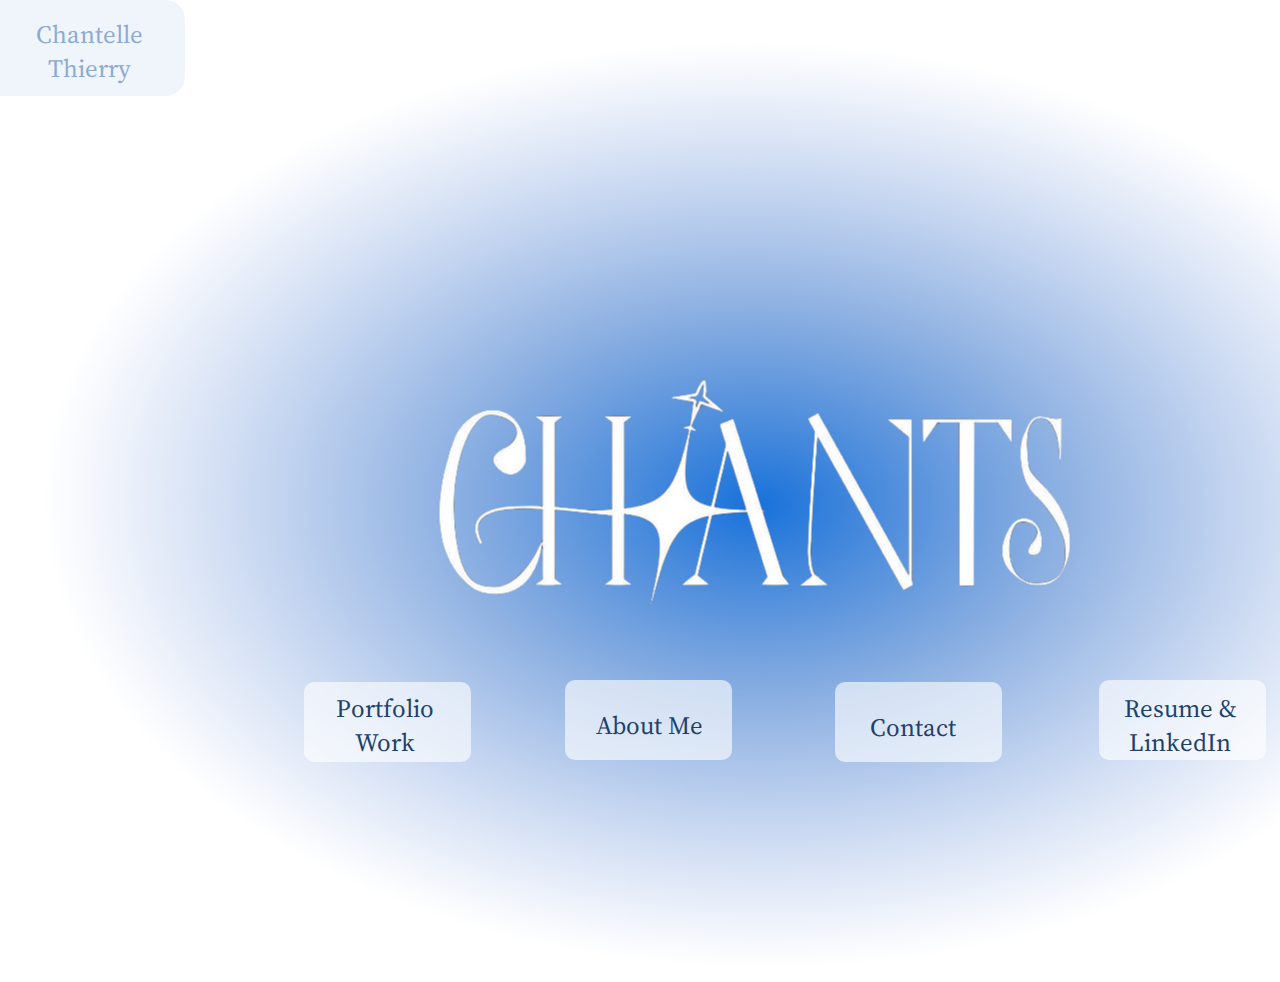
<file: index.html>
<!DOCTYPE html><html><head><meta charset="utf-8"><meta name="viewport" content="initial-scale=1, width=device-width"><link rel="stylesheet" href="about-me-page.bf67d37f.css"><link rel="stylesheet" href="index.2d2b42ed.css"><link rel="stylesheet" href="https://fonts.googleapis.com/css2?family=Source Serif Pro:wght@400&display=swap"><link rel="stylesheet" href="https://fonts.googleapis.com/css2?family=Source Serif 4:wght@400&display=swap"></head><body> <button class="home-page" data-animate-on-scroll> <img class="gradient-icon" alt src="gradient@2x.ed83080f.png"> <img class="name-logo-icon" alt src="untitled-drawing-1@2x.3d719007.png" data-animate-on-scroll> <div class="about-me" id="aboutMeContainer"> <div class="about-me-child"></div> <h2 class="about-me1" id="aboutMe">About Me</h2> </div> <div class="resume" id="resumeContainer"> <div class="resume-child"></div> <h2 class="resume-linkedin" id="resumeLinkedIn">Resume & LinkedIn</h2> </div> <div class="contact" id="contactContainer"> <div class="contact-child"></div> <h2 class="contact1" id="contact">Contact</h2> </div> <div class="portfolio" id="portfolioContainer"> <div class="resume-child"></div> <h2 class="portfolio-work" id="portfolioWork"> <p class="work">Portfolio</p> <p class="work">Work</p> </h2> </div> <div class="home-page-child"></div> <h1 class="chantelle-thierry"> <p class="work">Chantelle</p> <p class="work">Thierry</p> </h1> </button> <script>var e=document.getElementById("aboutMe");e&&e.addEventListener("click",function(e){window.location.href="./about-me-page.html"});var t=document.getElementById("aboutMeContainer");t&&t.addEventListener("click",function(e){window.location.href="./about-me-page.html"});var n=document.getElementById("resumeLinkedIn");n&&n.addEventListener("click",function(e){window.location.href="./resume-page.html"});var o=document.getElementById("resumeContainer");o&&o.addEventListener("click",function(e){window.location.href="./resume-page.html"});var i=document.getElementById("contact");i&&i.addEventListener("click",function(e){window.location.href="./contact-page.html"});var a=document.getElementById("contactContainer");a&&a.addEventListener("click",function(e){window.location.href="./contact-page.html"});var c=document.getElementById("portfolioWork");c&&c.addEventListener("click",function(e){window.location.href="./porfolio-page.html"});var r=document.getElementById("portfolioContainer");r&&r.addEventListener("click",function(e){window.location.href="./porfolio-page.html"});var l=document.querySelectorAll("[data-animate-on-scroll]"),d=new IntersectionObserver(e=>{for(let t of e)if(t.isIntersecting||t.intersectionRatio>0){let e=t.target;e.classList.add("animate"),d.unobserve(e)}},{threshold:.15});for(let e=0;e<l.length;e++)d.observe(l[e]);</script> </body></html>
</file>
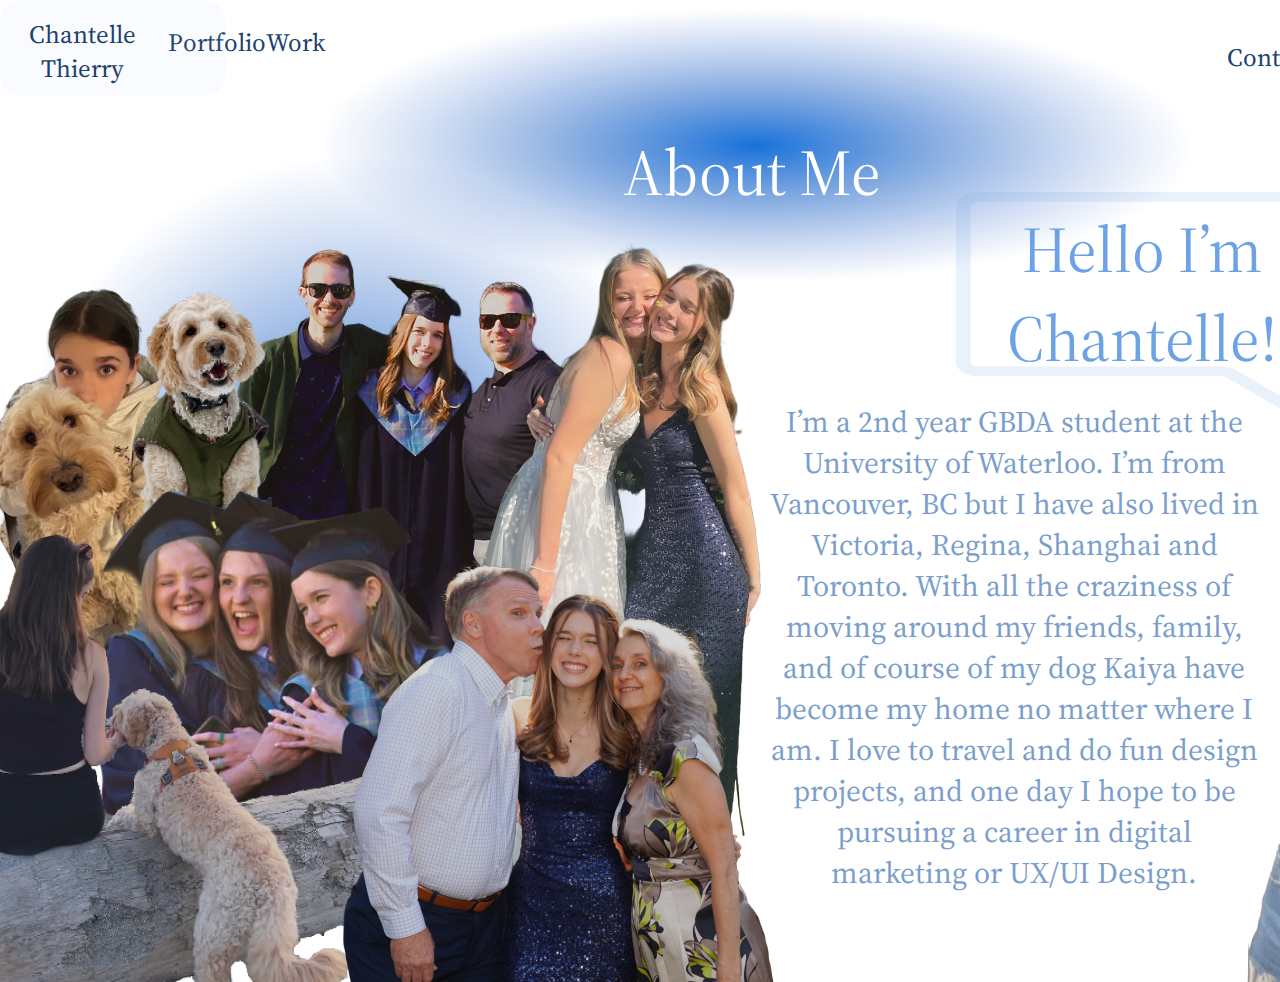
<file: about-me-page.html>
<!DOCTYPE html><html><head><meta charset="utf-8"><meta name="viewport" content="initial-scale=1, width=device-width"><link rel="stylesheet" href="about-me-page.bf67d37f.css"><link rel="stylesheet" href="about-me-page.30760ce2.css"><link rel="stylesheet" href="https://fonts.googleapis.com/css2?family=Source Serif Pro:wght@400&display=swap"><link rel="stylesheet" href="https://fonts.googleapis.com/css2?family=Source Serif 4:wght@400&display=swap"></head><body> <div class="about-me-page"> <div class="frame"> <img class="right-gradient-icon" alt src="right-gradient@2x.4e73b406.png"> </div> <div class="frame1"> <div class="frame2"> <div class="left-gradient"> <img class="left-gradient-icon" alt src="left-gradient@2x.85a4bfc0.png"> </div> </div> <div class="frame3"> <div class="image-collage"> <img class="me-image-icon" alt src="me-image@2x.fa73915b.png"> <div class="frame4"> <img class="kelt-and-da" alt src="kelt-and-da.21c22789.svg"> <img class="me-and-kaiya" alt src="me-and-kaiya@2x.6dfe39d1.png"> <img class="chels-and-me" alt src="chels-and-me@2x.59bf1871.png"> <img class="kaiya-single-icon" alt src="kaiya-single@2x.b36a68a8.png"> <img class="chels-and-tia-grad" alt src="chels-and-tia-grad@2x.c7117be6.png"> <img class="kaiya-me-beach" alt src="kaiya-me-beach@2x.745c8828.png"> <img class="mom-and-dad" alt src="mom-and-dad@2x.19f81653.png"> </div> </div> </div> <div class="frame5"> <div class="top-bar1"> <h2 class="resume-linkedin2" id="resumeLinkedIn"> Resume & LinkedIn </h2> <h2 class="contact3" id="contact">Contact</h2> <h2 class="portfolio-work1" id="portfolioWork"> <p class="portfolio4">Portfolio</p> <p class="portfolio4">Work</p> </h2> <div class="rectangle-group" id="groupContainer"> <img class="group-item" alt src="rectangle-8@2x.2bcc8835.png"> <h1 class="chantelle-thierry2"> <p class="portfolio4">Chantelle</p> <p class="portfolio4">Thierry</p> </h1> </div> </div> </div> <img class="top-gradient-icon" alt src="top-gradient@2x.c41288bf.png"> <div class="text"> <p class="im-a-2nd"> I’m a 2nd year GBDA student at the University of Waterloo. I’m from Vancouver, BC but I have also lived in Victoria, Regina, Shanghai and Toronto. With all the craziness of moving around my friends, family, and of course of my dog Kaiya have become my home no matter where I am. I love to travel and do fun design projects, and one day I hope to be pursuing a career in digital marketing or UX/UI Design. </p> </div> <div class="frame6"> <div class="chat-bubble"> <h4 class="hello-im-chantelle">Hello I’m Chantelle!</h4> <img class="vector-icon" alt src="vector%20chat%20bubble.6cb08bfa.svg"> </div> </div> <h1 class="about-me3">About Me</h1> </div> </div> <script>var e=document.getElementById("resumeLinkedIn");e&&e.addEventListener("click",function(e){window.location.href="./resume-page.html"});var n=document.getElementById("contact");n&&n.addEventListener("click",function(e){window.location.href="./contact-page.html"});var t=document.getElementById("portfolioWork");t&&t.addEventListener("click",function(e){window.location.href="./porfolio-page.html"});var o=document.getElementById("groupContainer");o&&o.addEventListener("click",function(e){window.location.href="./home-page.html"});</script> </body></html>
</file>
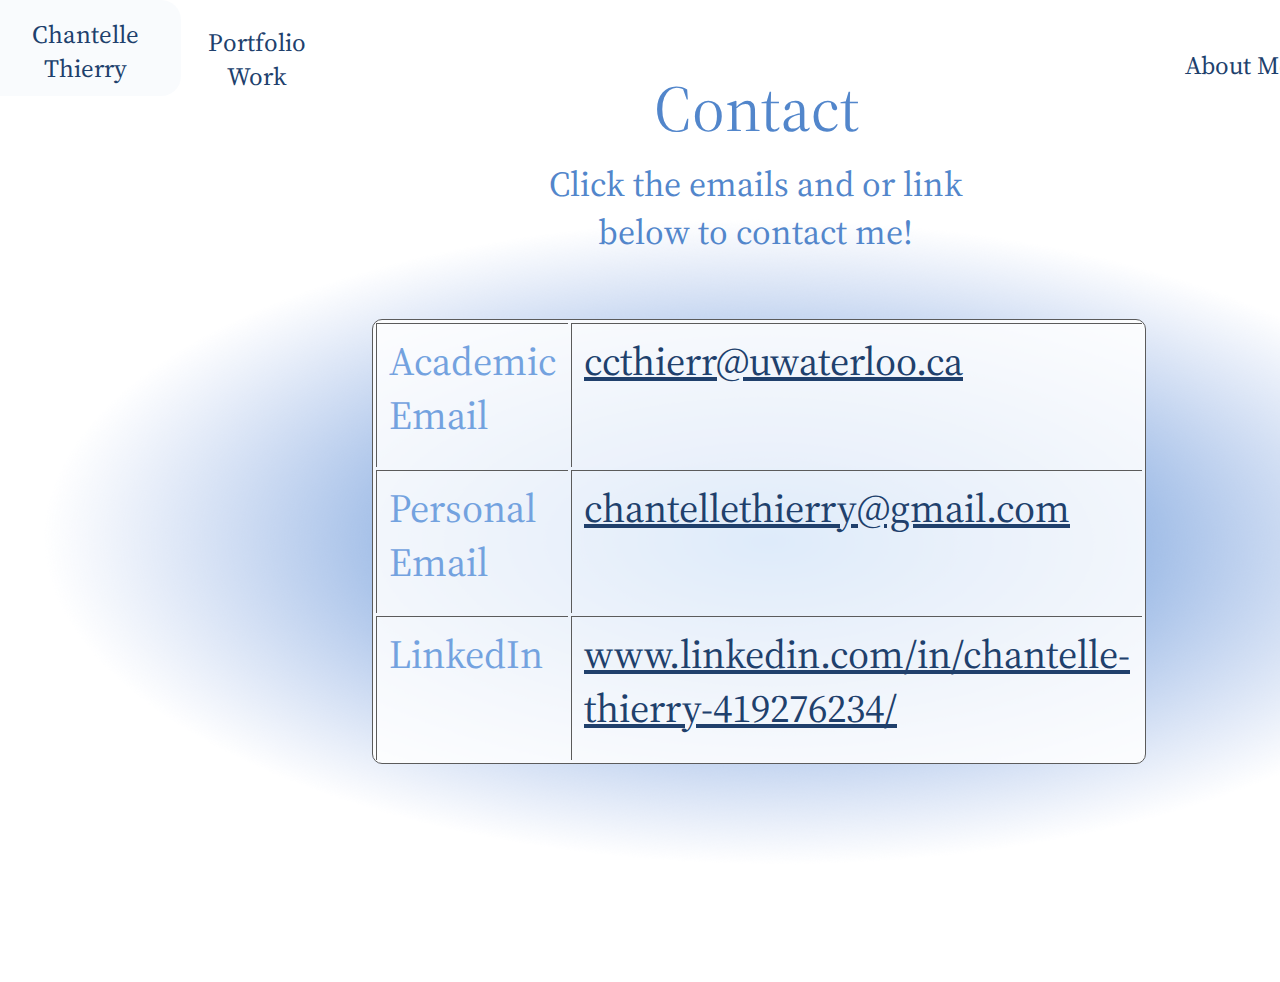
<file: contact-page.html>
<!DOCTYPE html><html><head><meta charset="utf-8"><meta name="viewport" content="initial-scale=1, width=device-width"><link rel="stylesheet" href="about-me-page.bf67d37f.css"><link rel="stylesheet" href="contact-page.d486973c.css"><link rel="stylesheet" href="https://fonts.googleapis.com/css2?family=Source Serif Pro:wght@400&display=swap"><link rel="stylesheet" href="https://fonts.googleapis.com/css2?family=Source Serif 4:wght@400&display=swap"></head><body> <div class="contact-page"> <img class="gradient-icon2" alt src="gradient2@2x.e6ba1b8f.png"> <div class="top-bar2"> <h2 class="resume-linkedin3" id="resumeLinkedin">Resume & Linkedin</h2> <h2 class="portfolio-work2" id="portfolioWork"> <p class="academic">Portfolio</p> <p class="academic">Work</p> </h2> <div class="back-home" id="backHomeContainer"> <div class="back-home-child"></div> <h3 class="chantelle-thierry3"> <p class="academic">Chantelle</p> <p class="academic">Thierry</p> </h3> </div> <h2 class="about-me4" id="aboutMe">About Me</h2> </div> <div class="contact-table"> <table class="table"> <tbody> <tr class="tr"> <td class="td"> <div class="cell"> <div class="content"> <div class="text1"> <p class="academic">Academic</p> <p class="academic">Email</p> </div> </div> </div> </td> <td class="td1"> <div class="cell"> <div class="content"> <a class="text2" href="mailto:ccthierr@uwaterloo.ca">ccthierr@uwaterloo.ca</a> </div> </div> </td> </tr> <tr class="tr"> <td class="td"> <div class="cell2"> <div class="content"> <div class="text1"> <p class="academic">Personal</p> <p class="academic">Email</p> </div> </div> </div> </td> <td class="td1"> <div class="cell2"> <div class="content"> <a class="text2" href="mailto:chantellethierry22@gmail.com">chantellethierry@gmail.com</a> </div> </div> </td> </tr> <tr class="tr"> <td class="td4"> <div class="cell2"> <div class="content"> <div class="text1">LinkedIn</div> </div> </div> </td> <td class="td5"> <div class="cell2"> <div class="content"> <a class="text2" href="https://www.linkedin.com/in/chantelle-thierry-419276234/">www.linkedin.com/in/chantelle-thierry-419276234/</a> </div> </div> </td> </tr> </tbody> </table> </div> <h1 class="contact4">Contact</h1> <h4 class="click-the-emails"> Click the emails and or link below to contact me! </h4> </div> <script>var e=document.getElementById("resumeLinkedin");e&&e.addEventListener("click",function(e){window.location.href="./resume-page.html"});var n=document.getElementById("portfolioWork");n&&n.addEventListener("click",function(e){window.location.href="./porfolio-page.html"});var t=document.getElementById("backHomeContainer");t&&t.addEventListener("click",function(e){window.location.href="./home-page.html"});var o=document.getElementById("aboutMe");o&&o.addEventListener("click",function(e){window.location.href="./about-me-page.html"});</script> </body></html>
</file>
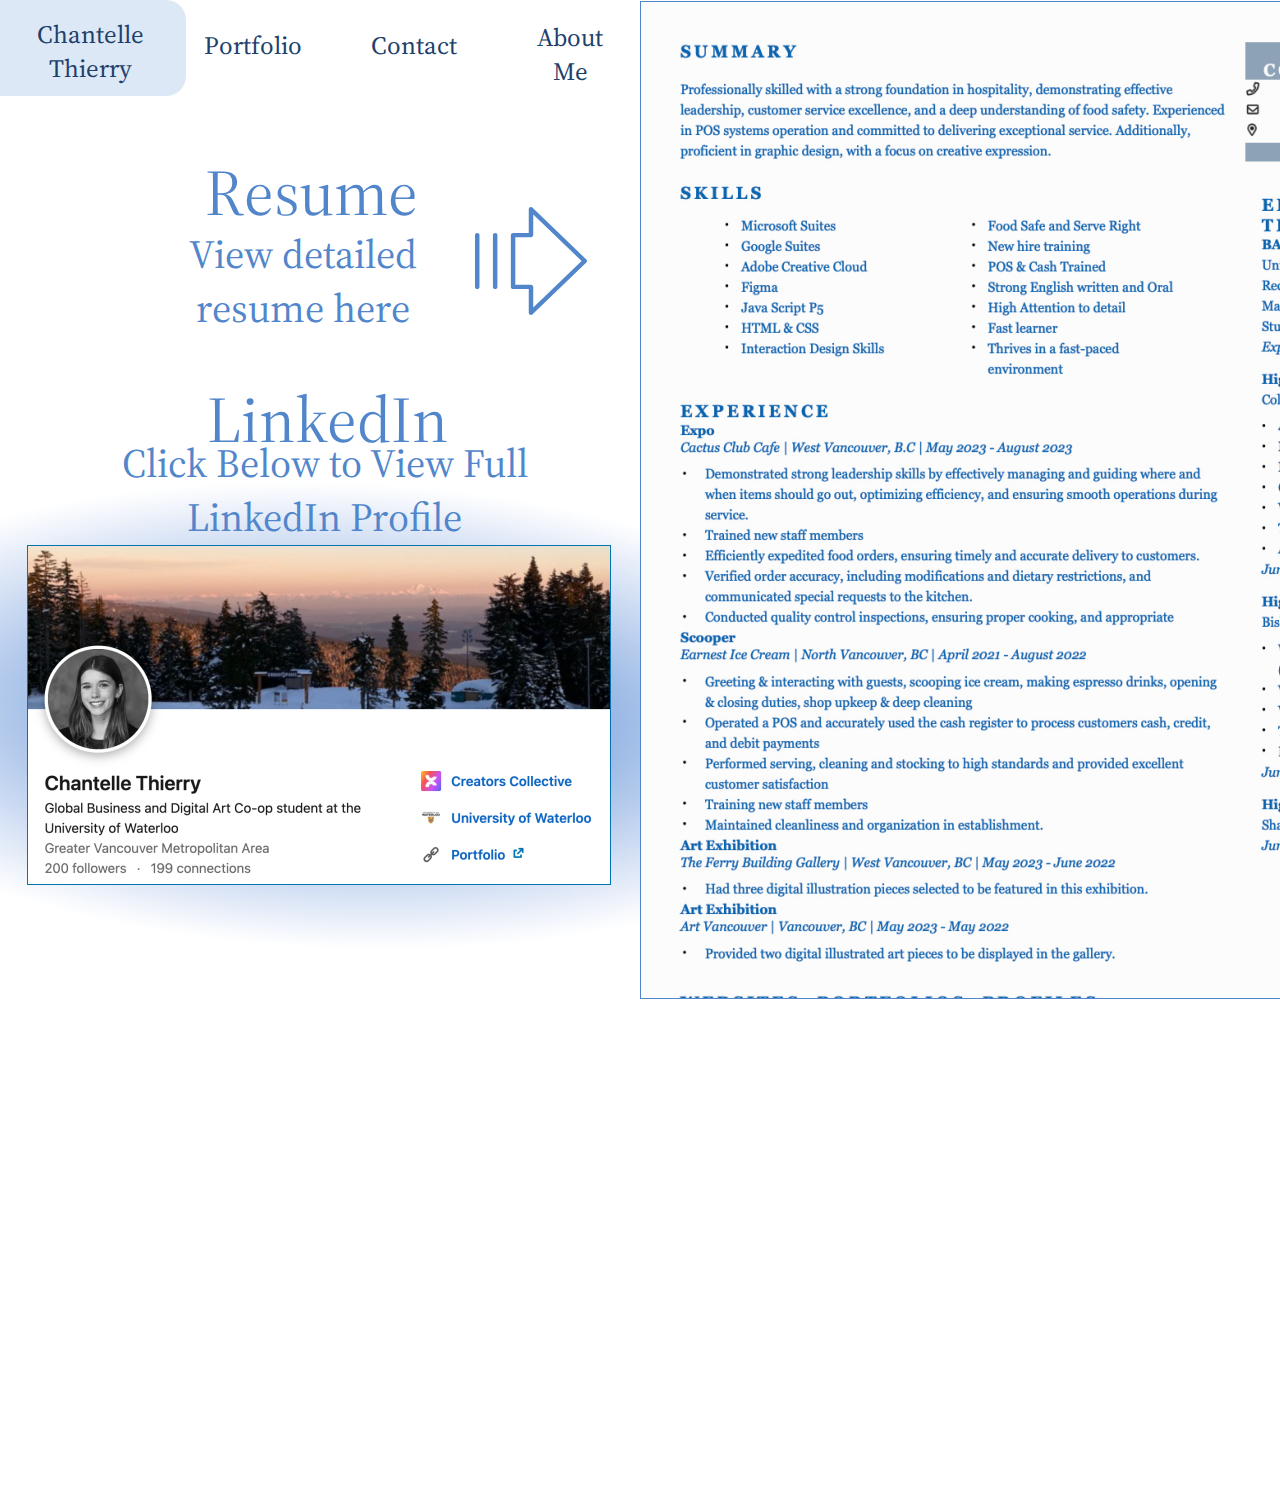
<file: resume-page.html>
<!DOCTYPE html><html><head><meta charset="utf-8"><meta name="viewport" content="initial-scale=1, width=device-width"><link rel="stylesheet" href="about-me-page.bf67d37f.css"><link rel="stylesheet" href="resume-page.41253995.css"><link rel="stylesheet" href="https://fonts.googleapis.com/css2?family=Source Serif Pro:wght@400&display=swap"><link rel="stylesheet" href="https://fonts.googleapis.com/css2?family=Source Serif 4:wght@400&display=swap"></head><body> <a class="resume-page" href="https://www.linkedin.com/in/chantelle-thierry-419276234/" target="_blank"> <div class="gradient"></div> <img class="gradient-icon3" alt src="gradient3@2x.7b00e074.png"> <div class="resume1"> <img class="resume-icon" alt src="resume@2x.9c68a808.png"> </div> <div class="top-bar3"> <img class="linkedin-profile-icon" alt src="linkedin-profile@2x.04345001.png" id="linkedInProfileImage"> <div class="linkedin-link"></div> <div class="top-bar4"> <h2 class="about-me5" id="aboutMe"> <p class="about">About</p> <p class="about">Me</p> </h2> <h2 class="contact5" id="contact">Contact</h2> <h2 class="portfolio6" id="portfolio">Portfolio</h2> <div class="top-bar-child" id="rectangle"></div> <h3 class="chantelle-thierry4" id="chantelleThierry"> <p class="about">Chantelle</p> <p class="about">Thierry</p> </h3> </div> </div> <div class="resume2"> <h1 class="resume3"> <p class="about">Resume</p> <p class="about"></p> </h1> </div> <div class="view-linked"> <h2 class="click-below-to"> Click Below to View Full LinkedIn Profile </h2> </div> <div class="frame7"> <img class="vector-icon1" alt src="vector%20arrow.2b1ad783.svg"> </div> <div class="view-resu"> <h2 class="view-detailed-resume">View detailed resume here</h2> </div> <div class="linkedin-text"> <h1 class="linkedin">LinkedIn</h1> </div> </a> <script>var e=document.getElementById("linkedInProfileImage");e&&e.addEventListener("click",function(){window.open("https://www.linkedin.com/in/chantelle-thierry-419276234/")});var t=document.getElementById("aboutMe");t&&t.addEventListener("click",function(e){window.location.href="./about-me-page.html"});var n=document.getElementById("contact");n&&n.addEventListener("click",function(e){window.location.href="./contact-page.html"});var o=document.getElementById("portfolio");o&&o.addEventListener("click",function(e){window.location.href="./porfolio-page.html"});var i=document.getElementById("rectangle");i&&i.addEventListener("click",function(e){window.location.href="./home-page.html"});var c=document.getElementById("chantelleThierry");c&&c.addEventListener("click",function(e){window.location.href="./home-page.html"});</script> </body></html>
</file>
<file: about-me-page.bf67d37f.css>
body{margin:0;line-height:normal}:root{--font-source-serif-pro:"Source Serif Pro";--font-source-serif-4:"Source Serif 4";--font-size-6xl:25px;--font-size-21xl:40px;--font-size-46xl:65px;--color-white:#fff;--color-lightsteelblue-100:#99b8e50f;--color-darkslateblue:#20406c;--color-gray-100:#ffffff0d;--color-gray-200:#fff0;--color-gray-300:#ffffff9e;--color-steelblue-100:#73a2df;--color-steelblue-200:#5286cb;--color-steelblue-300:#406594;--color-lightskyblue:#84abdc;--color-dimgray:#5b5b5b;--gap-0:0px;--padding-3xs:10px;--padding-xs:12px;--br-xl:20px;--br-3xs:10px}
/*# sourceMappingURL=about-me-page.bf67d37f.css.map */
</file>
<file: index.2d2b42ed.css>
@keyframes wobble-hor-bottom{0%,to{transform-origin:50%;transform:translate(0)}15%{transform:translate(-30px)rotate(-6deg)}30%{transform:translate(15px)rotate(6deg)}45%{transform:translate(-15px)rotate(-3.6deg)}60%{transform:translate(9px)rotate(2.4deg)}75%{transform:translate(-6px)rotate(-1.2deg)}}@keyframes fade-in{0%{opacity:0}to{opacity:1}}.gradient-icon,.name-logo-icon{object-fit:cover;position:absolute}.gradient-icon{width:1512px;height:982px;top:14px;left:0}.name-logo-icon{top:174px;left:303px}.name-logo-icon,.name-logo-icon:hover{width:960px;height:720px;display:flex}.name-logo-icon,.name-logo-icon:active{opacity:1;animation:1s infinite reverse wobble-hor-bottom}.about-me-child{border-radius:var(--br-3xs);background-color:var(--color-gray-300);width:167px;height:80px;position:absolute;top:0;left:2px}.about-me1{font-size:var(--font-size-6xl);font-weight:400;font-family:var(--font-source-serif-pro);text-align:center;cursor:pointer;width:172px;height:62px;margin:0;display:inline-block;position:absolute;top:28px;left:0}.about-me1,.about-me1:active,.about-me1:disabled{color:var(--color-darkslateblue)}.about-me{cursor:pointer;width:172px;height:90px;position:absolute;top:680px;left:563px}.resume-child{border-radius:var(--br-3xs);background-color:var(--color-gray-300);width:167px;height:80px;position:absolute;top:0;left:5px}.resume-linkedin{font-size:var(--font-size-6xl);font-weight:400;font-family:var(--font-source-serif-pro);text-align:center;cursor:pointer;width:172px;height:62px;margin:0;display:inline-block;position:absolute;top:11px;left:0}.resume-linkedin,.resume-linkedin:active,.resume-linkedin:disabled{color:var(--color-darkslateblue)}.contact-child,.resume{height:80px;position:absolute}.resume{cursor:pointer;width:172px;top:680px;left:1094px}.contact-child{border-radius:var(--br-3xs);background-color:var(--color-gray-300);width:167px;top:0;left:8px}.contact1{font-size:var(--font-size-6xl);font-weight:400;font-family:var(--font-source-serif-pro);text-align:center;cursor:pointer;width:172px;height:62px;margin:0;display:inline-block;position:absolute;top:28px;left:0}.contact1,.contact1:active,.contact1:disabled{color:var(--color-darkslateblue)}.contact{cursor:pointer;width:175px;height:90px;position:absolute;top:682px;left:827px}.work{margin:0}.portfolio,.portfolio-work{cursor:pointer;width:172px;position:absolute}.portfolio-work{font-size:var(--font-size-6xl);font-weight:400;font-family:var(--font-source-serif-pro);text-align:center;height:62px;margin:0;display:inline-block;top:9px;left:0}.portfolio-work,.portfolio-work:active{color:var(--color-darkslateblue)}.portfolio{height:80px;top:682px;left:299px}.home-page-child{border-radius:var(--br-xl);background-color:#99b8e526;width:225px;height:96px;position:absolute;top:0;left:-40px}.chantelle-thierry{font-size:var(--font-size-6xl);font-weight:400;font-family:var(--font-source-serif-pro);color:#8daad0;text-align:center;width:154px;height:62px;margin:0;display:inline-block;position:absolute;top:17px;left:12px}.home-page{cursor:pointer;border:0;padding:0;position:relative;overflow:hidden}.home-page,.home-page.animate,.home-page:hover{animation:1s forwards fade-in}.home-page,.home-page:hover{background-color:var(--color-white);gap:var(--gap-0);opacity:1;width:1512px;height:982px;display:flex}@media screen and (width<=1200px){.name-logo-icon{opacity:0}.name-logo-icon.animate{animation:1s forwards fade-in}@keyframes fade-in{0%{opacity:0}to{opacity:1}}.about-me1:hover{color:var(--color-steelblue-300)}}
/*# sourceMappingURL=index.2d2b42ed.css.map */
</file>
<file: about-me-page.30760ce2.css>
@keyframes wobble-hor-bottom{0%,to{transform-origin:50%;transform:translate(0)}15%{transform:translate(-30px)rotate(-6deg)}30%{transform:translate(15px)rotate(6deg)}45%{transform:translate(-15px)rotate(-3.6deg)}60%{transform:translate(9px)rotate(2.4deg)}75%{transform:translate(-6px)rotate(-1.2deg)}}.frame,.right-gradient-icon{width:807.7px;position:absolute;overflow:hidden}.right-gradient-icon{object-fit:cover;height:1627.3px;top:434.4px;left:0}.frame{height:1850.7px;top:-434.4px;left:1016px}.left-gradient-icon{object-fit:cover;width:689.9px;height:982px;position:absolute;top:118.1px;left:463px}.frame2,.left-gradient{width:1152.9px;height:1257.4px;position:absolute;top:39.3px;left:0;overflow:hidden}.frame2{height:1296.8px;top:0}.me-image-icon{object-fit:cover;width:373px;height:634px;position:absolute;top:150px;left:1514px}.kelt-and-da{width:453px;height:603px;position:absolute;top:6px;left:485px}.chels-and-me,.kaiya-single-icon,.me-and-kaiya{object-fit:cover;width:269px;height:460px;position:absolute;top:6px;left:315px}.chels-and-me,.kaiya-single-icon{width:466px;height:725px;top:0;left:705px}.kaiya-single-icon{width:465px;height:420px;top:2px;left:338px}.chels-and-tia-grad,.kaiya-me-beach,.mom-and-dad{object-fit:cover;width:610px;height:488px;position:absolute;top:223px;left:315px}.kaiya-me-beach,.mom-and-dad{width:761px;height:589px;top:210px}.mom-and-dad{width:760px;height:477px;top:322px;left:513px}.frame3,.frame4,.image-collage{height:930px;position:absolute;left:0}.frame4{width:1273px;top:0;overflow:hidden}.frame3,.image-collage{width:1887px;top:332px}.frame3{height:1262px;top:39.4px;left:148px;overflow:hidden}.contact3,.resume-linkedin2{font-size:inherit;cursor:pointer;width:172px;height:62px;margin:0;font-family:inherit;font-weight:400;display:inline-block;position:absolute;top:33px;left:1375px}.contact3:active,.resume-linkedin2:active{color:var(--color-darkslateblue)}.contact3{width:98px;height:34px;top:40px;left:1268px}.contact3:disabled{color:var(--color-darkslateblue)}.portfolio4{margin:0}.portfolio-work1{font-size:inherit;cursor:pointer;width:172px;height:62px;margin:0;font-family:inherit;font-weight:400;display:flex;position:absolute;top:25px;left:215px}.portfolio-work1:hover{font-family:var(--font-source-serif-pro);font-size:var(--font-size-6xl);text-align:center;color:var(--color-steelblue-100);width:172px;height:62px;display:flex}.chantelle-thierry2:active,.portfolio-work1:active{color:var(--color-darkslateblue)}.group-item{border-radius:var(--br-xl);object-fit:cover;width:225px;height:96px;position:absolute;top:0;left:47px}.chantelle-thierry2{font-size:inherit;width:154px;height:62px;margin:0;font-family:inherit;font-weight:400;display:inline-block;position:absolute;top:17px;left:52px}.chantelle-thierry2:disabled{color:var(--color-darkslateblue)}.rectangle-group,.top-bar1{position:absolute;top:0;left:0}.rectangle-group{cursor:pointer;width:225px;height:96px}.top-bar1{width:1517px;height:149px}.frame5,.top-gradient-icon{position:absolute;top:157.4px;overflow:hidden}.frame5{font-size:var(--font-size-6xl);width:1517px;height:982px;left:416px}.top-gradient-icon{object-fit:cover;width:931px;height:1180px;left:753px}.im-a-2nd,.text{width:496px;position:absolute}.im-a-2nd{height:500px;margin:0;display:inline-block;top:320px;left:0}.text{color:#7a9ecb;font-size:30px;font-family:var(--font-source-serif-4);height:820px;top:238.4px;left:1229px;overflow:hidden}.hello-im-chantelle{font-size:inherit;width:316px;height:95px;margin:0;font-family:inherit;font-weight:400;display:inline-block;position:absolute;top:13px;left:28px}.vector-icon{width:100%;max-width:100%;height:100%;max-height:100%;position:absolute;inset:0;overflow:hidden}.chat-bubble,.frame6{width:365px;position:absolute}.chat-bubble{height:223px;top:0;left:0}.chat-bubble,.chat-bubble:active{opacity:1;animation:1s infinite wobble-hor-bottom}.frame6{color:#6da3e6;height:598px;top:349.4px;left:1419px;overflow:hidden}.about-me3{font-size:inherit;color:var(--color-white);width:397px;height:124px;margin:0;font-family:inherit;font-weight:400;display:inline-block;position:absolute;top:285.4px;left:1016px}.frame1{width:2033px;height:1296.8px;position:absolute;top:-157.4px;left:-463px;overflow:hidden}.about-me-page{background-color:var(--color-white);text-align:center;font-size:var(--font-size-46xl);color:var(--color-darkslateblue);font-family:var(--font-source-serif-pro);width:100%;height:982px;position:relative;overflow:hidden}
/*# sourceMappingURL=about-me-page.30760ce2.css.map */
</file>
<file: contact-page.d486973c.css>
.gradient-icon2{object-fit:cover;width:1538px;height:684px;position:absolute;top:200px;left:0}.resume-linkedin3{font-size:inherit;cursor:pointer;width:172px;height:62px;margin:0;font-family:inherit;font-weight:400;display:inline-block;position:absolute;top:33px;left:1345px}.resume-linkedin3:active,.resume-linkedin3:disabled{color:var(--color-darkslateblue)}.portfolio-work2{font-size:inherit;cursor:pointer;width:172px;height:62px;margin:0;font-family:inherit;font-weight:400;display:inline-block;position:absolute;top:25px;left:215px}.portfolio-work2:active,.portfolio-work2:disabled{color:var(--color-darkslateblue)}.back-home-child{border-radius:var(--br-xl);background-color:var(--color-lightsteelblue-100);width:225px;height:96px;position:absolute;top:0;left:0}.chantelle-thierry3{font-size:inherit;width:154px;height:62px;margin:0;font-family:inherit;font-weight:400;display:inline-block;position:absolute;top:17px;left:52px}.chantelle-thierry3:active,.chantelle-thierry3:disabled{color:var(--color-darkslateblue)}.about-me4,.back-home{cursor:pointer;width:225px;height:96px;position:absolute;top:0;left:0}.about-me4{font-size:inherit;width:172px;height:62px;margin:0;font-family:inherit;font-weight:400;display:inline-block;top:48px;left:1196px}.about-me4:active,.about-me4:disabled{color:var(--color-darkslateblue)}.top-bar2{color:var(--color-darkslateblue);width:1517px;height:110px;position:absolute;top:0;left:-44px}.academic{margin:0}.text1{font-size:var(--font-size-21xl);font-family:var(--font-source-serif-4);color:var(--color-steelblue-100);text-align:left;flex:1;position:relative}.cell,.content{justify-content:flex-start;align-items:flex-start;display:flex}.content{padding:var(--padding-3xs)var(--padding-xs);flex-direction:row;align-self:stretch;overflow:hidden}.cell{background-color:var(--color-gray-100);border-top:1px solid var(--color-dimgray);border-left:1px solid var(--color-dimgray);box-sizing:border-box;flex-direction:column;width:100%;height:100%}.td{padding-bottom:0;padding-right:0}.td,.td1,.text2{position:relative}.text2{font-size:var(--font-size-21xl);font-family:var(--font-source-serif-4);text-align:left;flex:1;text-decoration:underline}.text2,.text2:active{color:var(--color-darkslateblue)}.td1{padding-bottom:0}.cell2,.tr{background-color:var(--color-gray-200)}.cell2{border-top:1px solid var(--color-dimgray);border-left:1px solid var(--color-dimgray);box-sizing:border-box;flex-direction:column;justify-content:flex-start;align-items:flex-start;width:100%;height:100%;display:flex}.td4{padding-right:0}.td4,.td5{position:relative}.table{border-radius:var(--br-3xs);border:1px solid var(--color-dimgray);box-sizing:border-box;background-color:#ffffffdb;width:769px;height:445px;position:absolute;top:48px;left:218px;overflow:hidden}.contact-table{width:998px;height:542px;position:absolute;top:271px;left:154px}.click-the-emails,.contact4{margin:0;font-weight:400;display:inline-block;position:absolute}.contact4{font-size:var(--font-size-46xl);width:344px;height:107px;font-family:inherit;top:64px;left:584px}.click-the-emails{font-size:35px;font-family:var(--font-source-serif-4);width:467px;height:56px;top:160px;left:522px}.contact-page{background-color:var(--color-white);text-align:center;font-size:var(--font-size-6xl);color:var(--color-steelblue-200);font-family:var(--font-source-serif-pro);width:100%;height:982px;position:relative;overflow:hidden}@media screen and (width<=1200px){.about-me4:hover{color:var(--color-steelblue-300)}}
/*# sourceMappingURL=contact-page.d486973c.css.map */
</file>
<file: resume-page.41253995.css>
.gradient{width:1631.5px;height:1240.7px;position:absolute;top:256px;left:-563.6px}.gradient-icon3,.resume-icon{object-fit:cover;width:679px;height:533px;position:absolute;top:449px;left:0}.resume-icon{width:876px;height:998px;top:203px}.resume1{width:932px;height:1422px;position:absolute;top:-202px;left:640px;overflow:hidden}.linkedin-profile-icon{object-fit:cover;cursor:pointer;width:584px;height:340px;position:absolute;top:545px;left:66px}.linkedin-link{background-color:#0000;width:559px;height:317px;position:absolute;top:561px;left:87px}.about{margin:0}.about-me5,.contact5{font-size:inherit;cursor:pointer;width:172px;height:62px;margin:0;font-family:inherit;font-weight:400;display:inline-block;position:absolute;top:20px;left:523px}.about-me5:active{color:var(--color-darkslateblue)}.contact5{top:28px;left:367px}.contact5:active{color:#3f6bbc}.contact5:disabled{color:var(--color-darkslateblue)}.portfolio6{font-size:inherit;cursor:pointer;width:172px;height:62px;margin:0;font-family:inherit;font-weight:400;display:inline-block;position:absolute;top:28px;left:206px}.portfolio6:active,.portfolio6:disabled{color:var(--color-darkslateblue)}.top-bar-child{border-radius:var(--br-xl);cursor:pointer;background-color:#99b8e554;width:225px;height:96px;position:absolute;top:0;left:0}.chantelle-thierry4{font-size:inherit;cursor:pointer;width:154px;height:62px;margin:0;font-family:inherit;font-weight:400;display:inline-block;position:absolute;top:17px;left:52px}.chantelle-thierry4:active,.chantelle-thierry4:disabled{color:var(--color-darkslateblue)}.top-bar3,.top-bar4{width:695px;height:96px;position:absolute;top:0;left:0}.top-bar3{font-size:var(--font-size-6xl);color:var(--color-darkslateblue);height:982px;left:-39px;overflow:hidden}.resume2,.resume3{width:1091px;position:absolute}.resume3{font-size:inherit;margin:0;font-family:inherit;font-weight:400;display:inline-block;top:0;left:0}.resume2{height:686px;top:148px;left:-234px;overflow:hidden}.click-below-to{font-size:inherit;width:467px;height:144px;margin:0;font-family:inherit;font-weight:400;display:inline-block;position:absolute;top:128px;left:12px}.view-linked{font-size:var(--font-size-21xl);font-family:var(--font-source-serif-4);width:479px;height:282px;top:308px;left:79px}.frame7,.vector-icon1,.view-linked{position:absolute;overflow:hidden}.vector-icon1{width:100%;max-width:100%;height:19.01%;max-height:100%;inset:0 0 80.99%}.frame7{width:112px;height:568px;top:207px;left:475px}.view-detailed-resume{font-size:inherit;width:344px;height:144px;margin:0;font-family:inherit;font-weight:400;display:inline-block;position:absolute;top:0;left:0}.view-resu{font-size:var(--font-size-21xl);font-family:var(--font-source-serif-4);width:344px;height:528px;position:absolute;top:227px;left:131px;overflow:hidden}.linkedin,.linkedin-text{width:1091px;position:absolute}.linkedin{font-size:inherit;margin:0;font-family:inherit;font-weight:400;display:inline-block;top:-18px;left:0}.linkedin-text{height:152px;top:393px;left:-218px;overflow:hidden}.resume-page{background-color:var(--color-white);text-align:center;font-size:var(--font-size-46xl);color:var(--color-steelblue-200);font-family:var(--font-source-serif-pro);width:100%;height:982px;text-decoration:none;position:relative;overflow:hidden}
/*# sourceMappingURL=resume-page.41253995.css.map */
</file>
